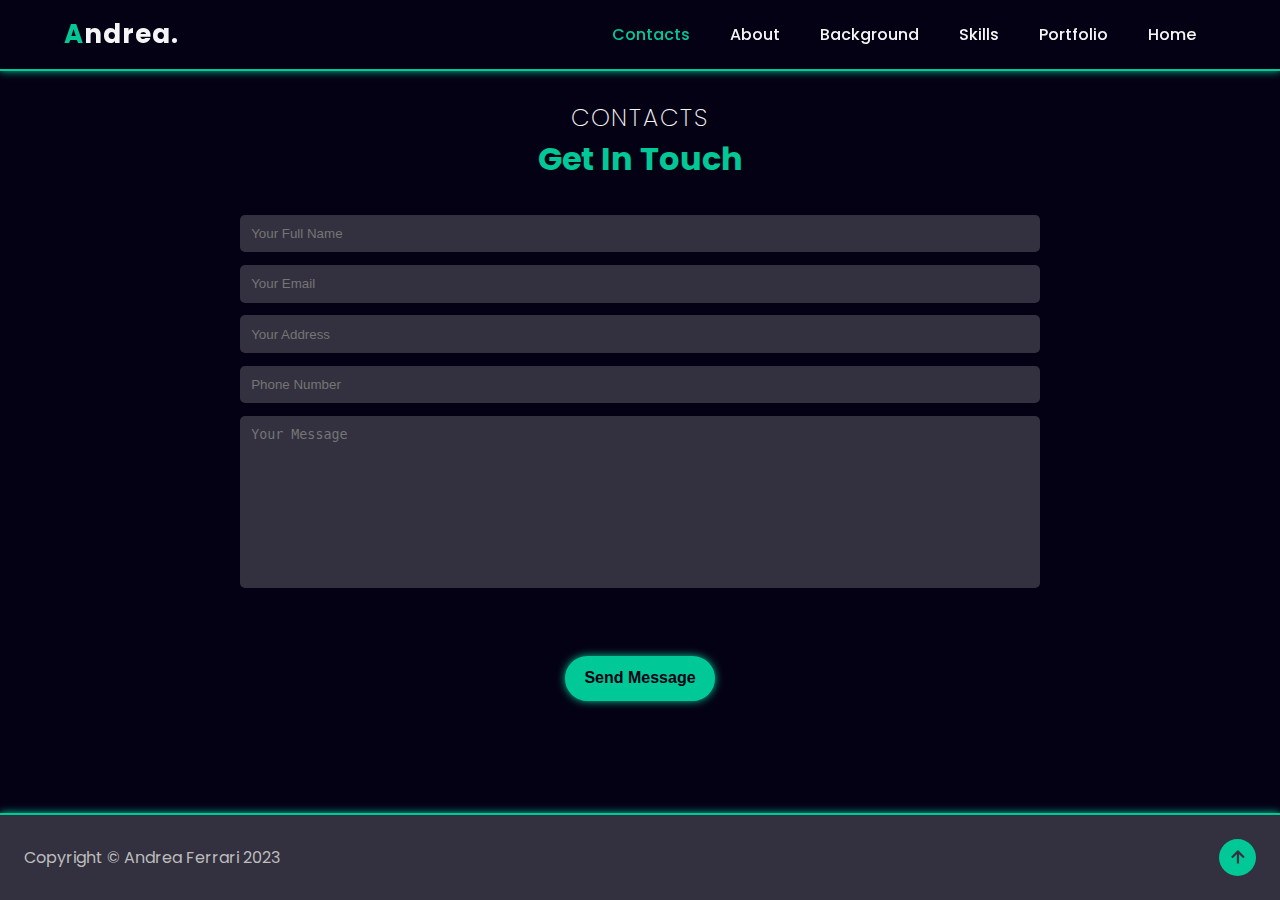
<file: contacts.html>
<!DOCTYPE html>
<html lang="en">
  <head>
    <meta charset="UTF-8" />
    <meta http-equiv="X-UA-Compatible" content="IE=edge" />
    <meta
      name="description"
      content="Portfolio of Andrea Ferrari, contact me to discuss a project or for a chat"
    />
    <meta
      name="keywords"
      content="portfolio, full-stack, developer, contacts"
    />
    <meta name="author" content="Andrea Ferrari" />
    <meta name="viewport" content="width=device-width, initial-scale=1.0" />
    <title>Contacts</title>
    <link rel="icon" type="image/x-icon" href="assets/img/favicon.ico" />
    <meta
      property="og:title"
      content="Contact Andrea Ferrari Full-Stack Developer"
    />
    <meta property="og:type" content="website" />
    <meta
      property="og:url"
      content="https://andreaferrari95.github.io/Portfolio/contacts.html"
    />
    <meta
      property="og:description"
      content="Contact me to enquiry - Andrea Ferrari Full-Stack Developer"
    />
    <meta
      property="og:image"
      content="https://andreaferrari95.github.io/Portfolio/assets/img/project-portfolio.png"
    />
    <link rel="stylesheet" type="text/css" href="assets/css/style.css" />
    <link
      href="https://unpkg.com/boxicons@2.1.4/css/boxicons.min.css"
      rel="stylesheet"
    />
  </head>
  <body>
    <header>
      <div class="logo">
        <a href="index.html"><span>A</span>ndrea.</a>
      </div>
      <ul class="navlist">
        <li><a href="contacts.html">Contacts</a></li>
        <li><a href="index.html#about">About</a></li>
        <li><a href="index.html#background">Background</a></li>
        <li><a href="index.html#skills">Skills</a></li>
        <li><a href="index.html#portfolio">Portfolio</a></li>
        <li><a href="index.html">Home</a></li>
      </ul>
      <div id="menu-icon" class="bx bx-menu"></div>
    </header>

    <section id="contact" class="contact">
      <div class="main-text contact-main">
        <span>Contacts</span>
        <h1>Get In Touch</h1>
      </div>
      <form
        action="https://formsubmit.co/d67534f3c25805bf87dd37665cfa48b2"
        method="POST"
        autocomplete="on"
      >
        <!--  Honeypot-->
        <input type="text" name="_honey" style="display: none" />
        <!--Disable captcha-->
        <input type="hidden" name="_captcha" value="false" />
        <!--link to success page-->
        <input
          type="hidden"
          name="_next"
          value="https://andreaferrari95.github.io/Portfolio/success.html"
        />
        <input
          type="text"
          id="fullName"
          name="Full&nbsp;Name"
          placeholder="Your Full Name"
          required
        />
        <input
          type="email"
          id="email_id"
          name="Email"
          placeholder="Your Email"
          required
        />
        <input
          type="text"
          id="address"
          name="Address"
          placeholder="Your Address"
        />
        <input
          type="number"
          id="phone"
          name="Phone"
          class="no-arrow"
          placeholder="Phone Number"
        />
        <textarea
          name="Message"
          id="message"
          cols="30"
          rows="10"
          placeholder="Your Message"
          required
        ></textarea>

        <div class="btn-box form-btn">
          <button type="submit" class="btn">Send Message</button>
        </div>
      </form>
    </section>

    <footer class="footer contact-footer">
      <p>Copyright &copy; Andrea Ferrari 2023</p>
      <a href="#contact"><i class="bx bx-up-arrow-alt"></i></a>
    </footer>

    <script src="assets/js/script.js" type="text/JavaScript"></script>
  </body>
</html>
</file>
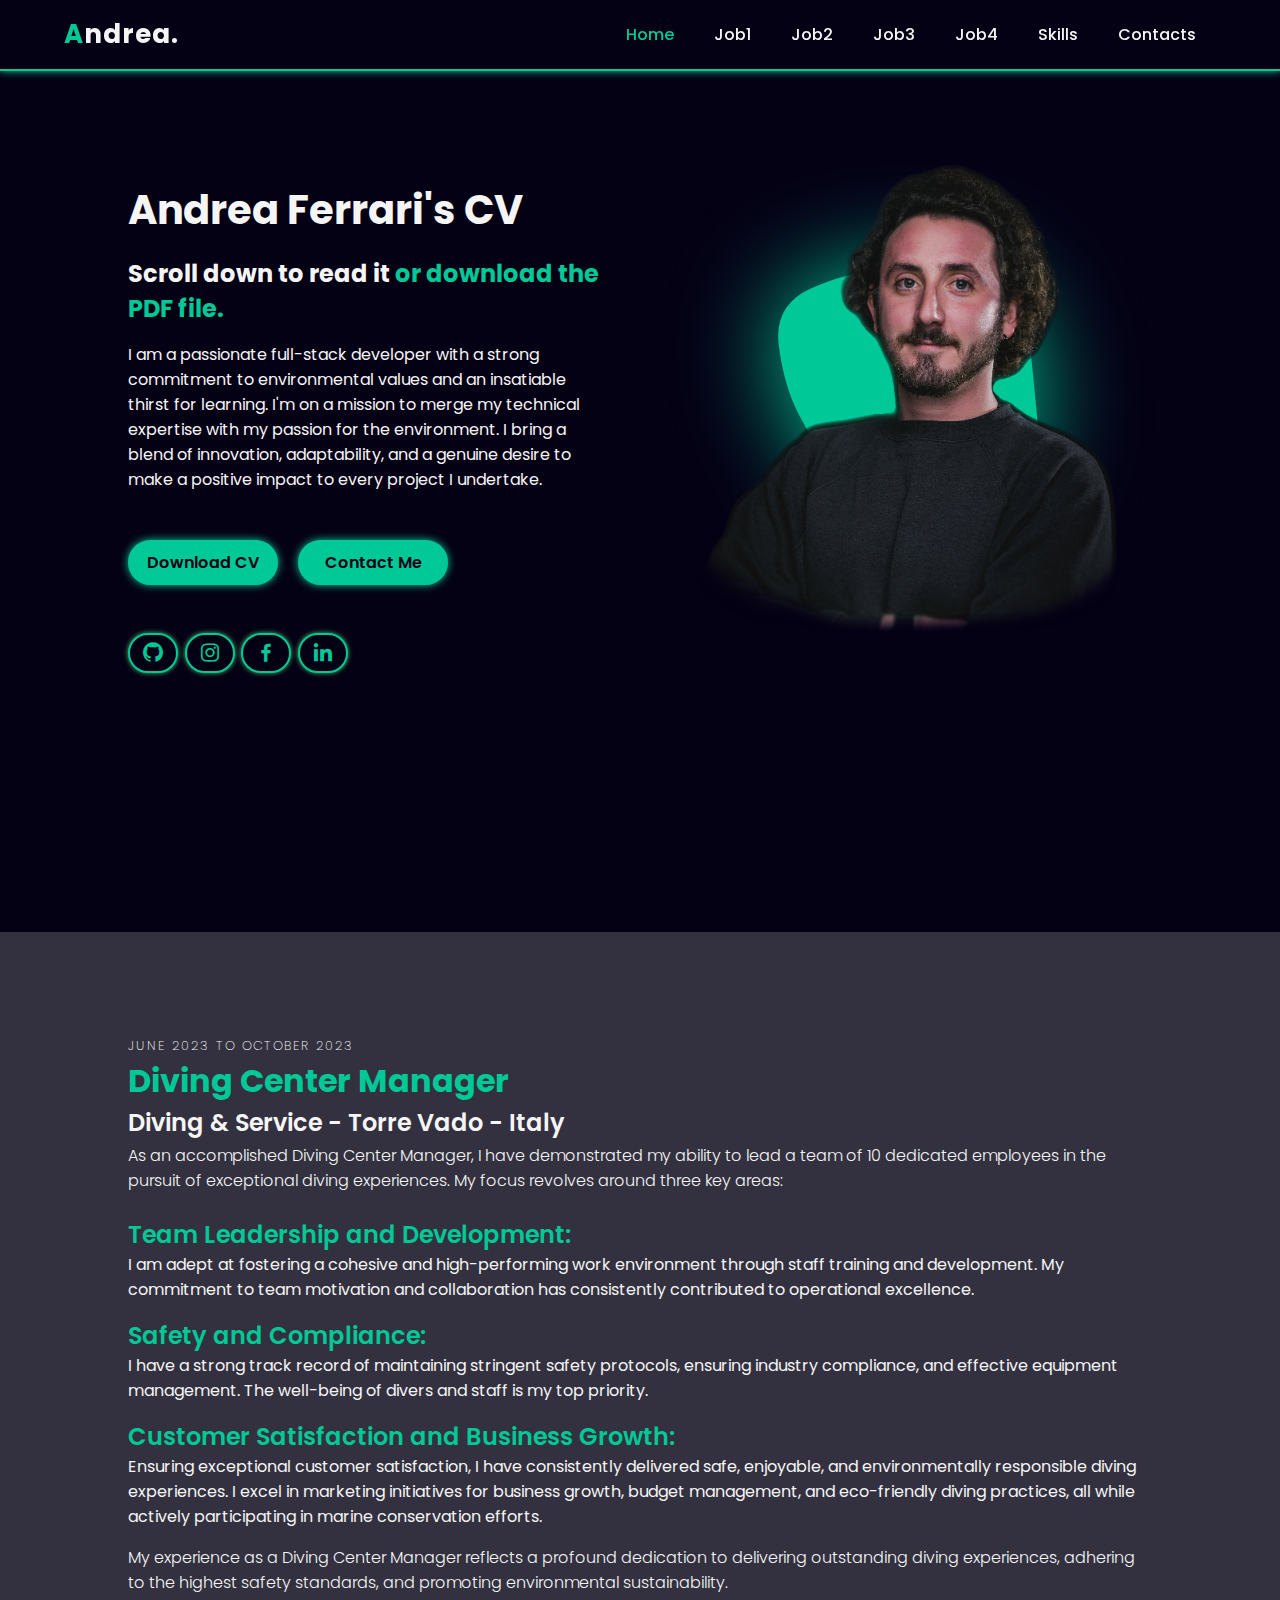
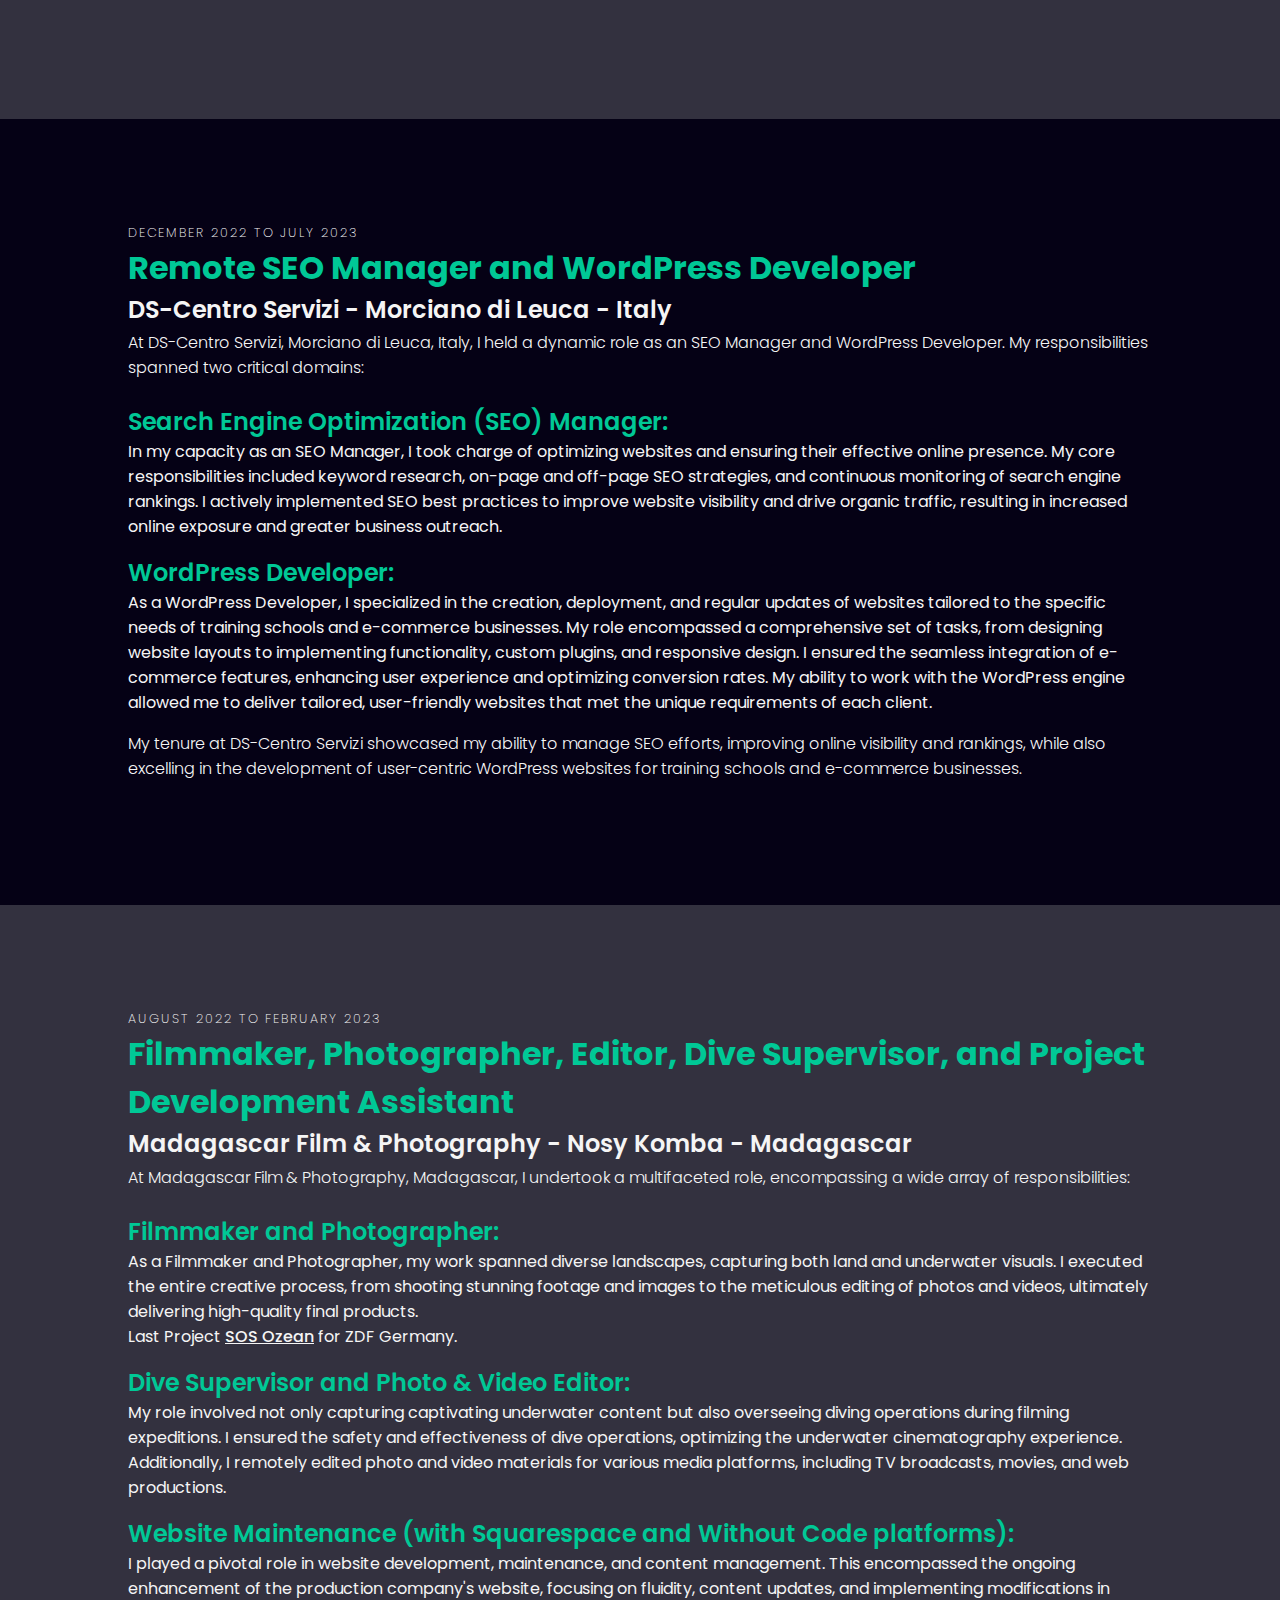
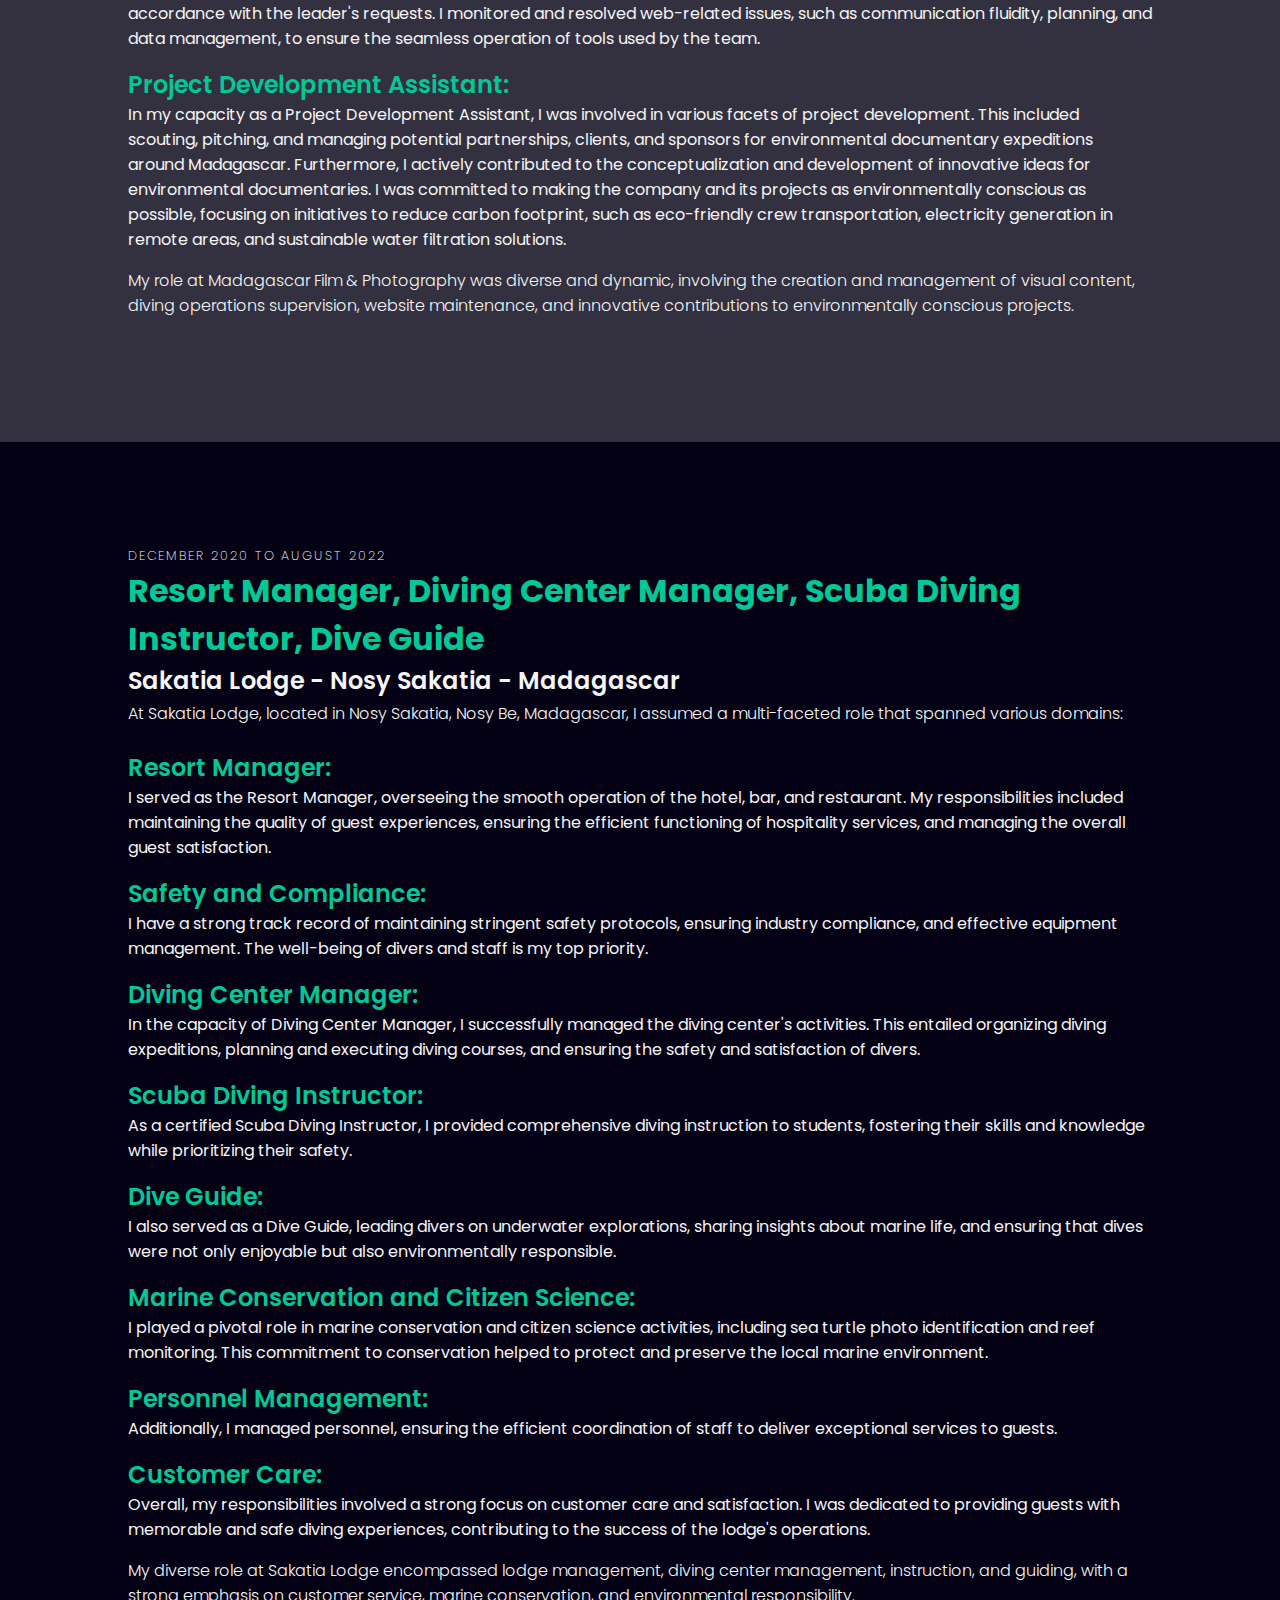
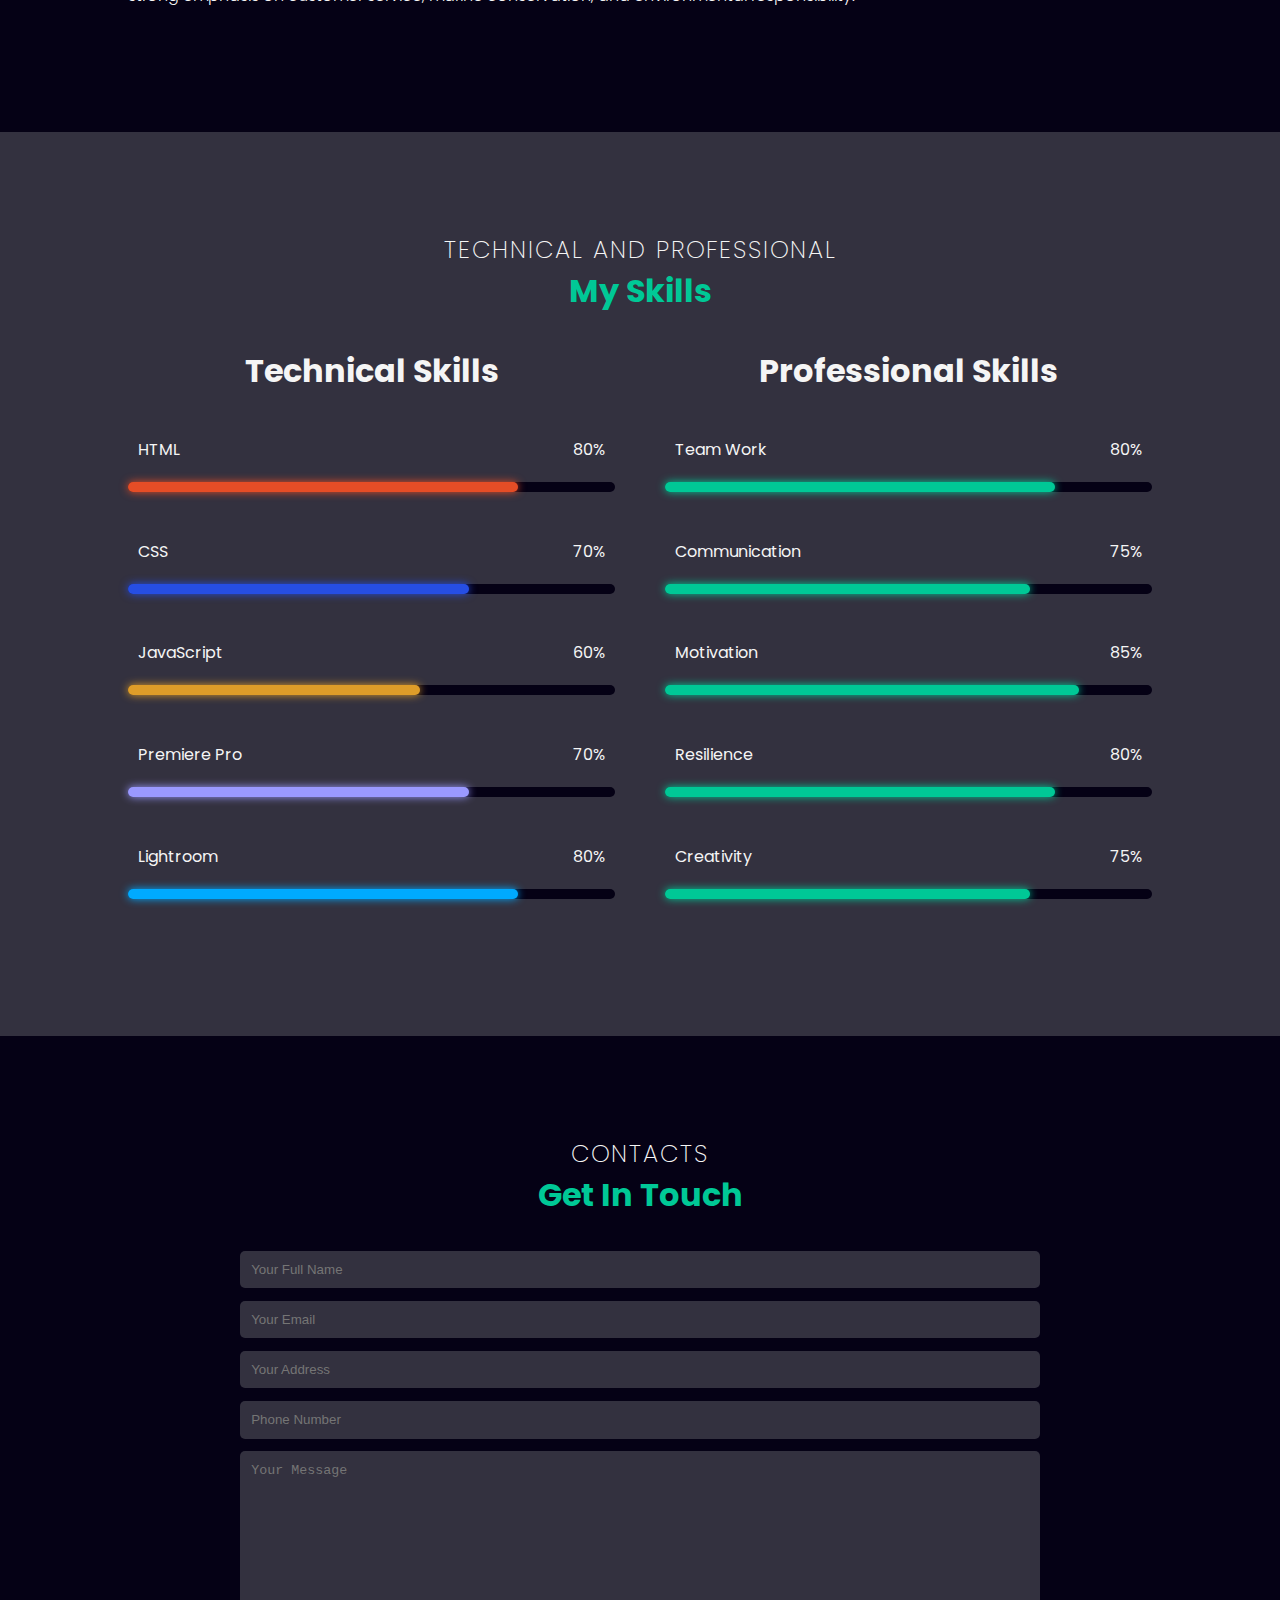
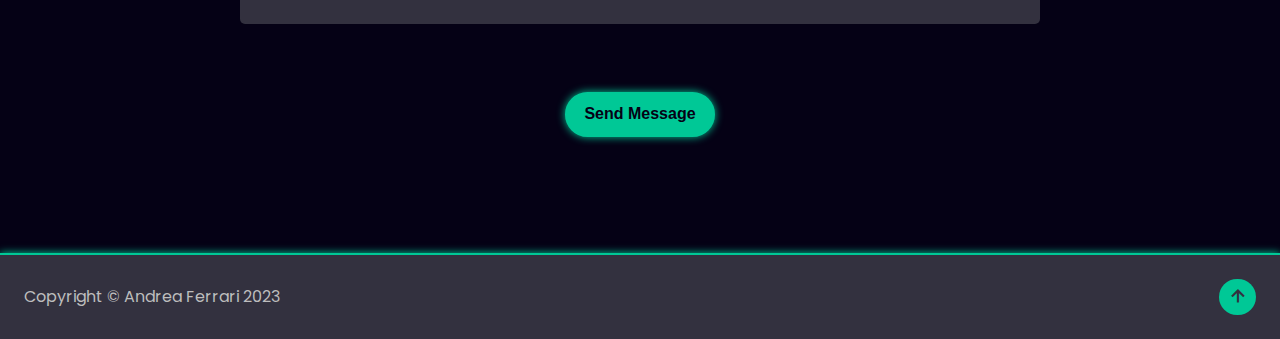
<file: cv.html>
<!DOCTYPE html>
<html lang="en">
  <head>
    <meta charset="UTF-8" />
    <meta http-equiv="X-UA-Compatible" content="IE=edge" />
    <meta
      name="description"
      content="CV of Andrea Ferrari, a Junior Full-Stack Developer from Italy living around the world"
    />
    <meta name="keywords" content="portfolio, full-stack, developer" />
    <meta name="author" content="Andrea Ferrari" />
    <meta name="viewport" content="width=device-width, initial-scale=1.0" />
    <title>Andrea Ferrari CV</title>
    <link rel="icon" type="image/x-icon" href="assets/img/favicon.ico" />
    <meta property="og:title" content="Andrea Ferrari Full-Stack Developer" />
    <meta property="og:type" content="website" />
    <meta
      property="og:url"
      content="https://andreaferrari95.github.io/Portfolio/"
    />
    <meta
      property="og:description"
      content="Visit the Web Developement Portfolio of Andrea Ferrari - Full-Stack"
    />
    <meta
      property="og:image"
      content="https://andreaferrari95.github.io/Portfolio/assets/img/project-portfolio.png"
    />
    <link rel="stylesheet" type="text/css" href="assets/css/style.css" />
    <link
      href="https://unpkg.com/boxicons@2.1.4/css/boxicons.min.css"
      rel="stylesheet"
    />
  </head>
  <body>
    <!--Header Site-->
    <header>
      <div class="logo">
        <a href="index.html"><span>A</span>ndrea.</a>
      </div>
      <ul class="navlist">
        <li><a href="index.html" class="active" target="_blank">Home</a></li>
        <li><a href="#job1">Job1</a></li>
        <li><a href="#job2">Job2</a></li>
        <li><a href="#job3">Job3</a></li>
        <li><a href="#job4">Job4</a></li>
        <li><a href="#skills">Skills</a></li>
        <li><a href="#contact">Contacts</a></li>
      </ul>
      <div id="menu-icon" class="bx bx-menu"></div>
    </header>

    <!--Home CV Section-->

    <section id="home" class="home">
      <div class="home-content-cv">
        <h1>Andrea Ferrari's CV</h1>
        <div class="change-text-cv">
          <h2>
            Scroll down to read it<span>&nbsp;or download the PDF file.</span>
          </h2>
        </div>
        <p>
          I am a passionate full-stack developer with a strong commitment to
          environmental values and an insatiable thirst for learning. I'm on a
          mission to merge my technical expertise with my passion for the
          environment. I bring a blend of innovation, adaptability, and a
          genuine desire to make a positive impact to every project I undertake.
        </p>
        <div class="btn-box">
          <a
            href="assets/CV/Andrea-Ferrari-CV-Feb-2024.pdf"
            target="_blank"
            class="btn"
            >Download CV</a
          >
          <a href="contacts.html" target="_blank" class="btn">Contact Me</a>
        </div>
        <div class="social-media-icons">
          <a href="https://github.com/andreaferrari95" target="_blank"
            ><i class="bx bxl-github"></i
          ></a>
          <a
            href="https://www.instagram.com/andreaferrariunderwater/"
            target="_blank"
            ><i class="bx bxl-instagram"></i
          ></a>
          <a href="https://www.facebook.com/Andrea.ferrari95/" target="_blank"
            ><i class="bx bxl-facebook"></i
          ></a>
          <a
            href="https://www.linkedin.com/in/andrea-ferrari-5b636b266/"
            target="_blank"
            ><i class="bx bxl-linkedin"></i
          ></a>
        </div>
      </div>
      <div class="home-image">
        <div class="img-box">
          <img
            class="photo"
            src="assets/img/andrea-cutout-1.png"
            alt="photo of Andrea Ferrari"
          />
        </div>
        <div class="liquid-shape">
          <img src="assets/img/liquid-shape.svg" />
        </div>
        <div class="liquid-shape">
          <img src="assets/img/liquid-shape.svg" />
        </div>
      </div>
    </section>

    <!--Job 1 Sections-->

    <section id="job1" class="cv">
      <div class="cv-content">
        <span>June 2023 to October 2023</span>
        <h2>Diving Center Manager</h2>
        <h3>Diving &amp; Service - Torre Vado - Italy</h3>
        <p>
          As an accomplished Diving Center Manager, I have demonstrated my
          ability to lead a team of 10 dedicated employees in the pursuit of
          exceptional diving experiences. My focus revolves around three key
          areas:
        </p>
        <ul>
          <li>
            <strong>Team Leadership and Development:</strong><br />
            I am adept at fostering a cohesive and high-performing work
            environment through staff training and development. My commitment to
            team motivation and collaboration has consistently contributed to
            operational excellence.
          </li>
          <li>
            <strong>Safety and Compliance:</strong><br />
            I have a strong track record of maintaining stringent safety
            protocols, ensuring industry compliance, and effective equipment
            management. The well-being of divers and staff is my top priority.
          </li>
          <li>
            <strong>Customer Satisfaction and Business Growth:</strong><br />
            Ensuring exceptional customer satisfaction, I have consistently
            delivered safe, enjoyable, and environmentally responsible diving
            experiences. I excel in marketing initiatives for business growth,
            budget management, and eco-friendly diving practices, all while
            actively participating in marine conservation efforts.
          </li>
        </ul>
        <p>
          My experience as a Diving Center Manager reflects a profound
          dedication to delivering outstanding diving experiences, adhering to
          the highest safety standards, and promoting environmental
          sustainability.
        </p>
      </div>
    </section>

    <!--Job 2 Sections-->

    <section id="job2" class="cv bg-dark">
      <div class="cv-content">
        <span>December 2022 to July 2023</span>
        <h2>Remote SEO Manager and WordPress Developer</h2>
        <h3>DS-Centro Servizi - Morciano di Leuca - Italy</h3>
        <p>
          At DS-Centro Servizi, Morciano di Leuca, Italy, I held a dynamic role
          as an SEO Manager and WordPress Developer. My responsibilities spanned
          two critical domains:
        </p>
        <ul>
          <li>
            <strong>Search Engine Optimization (SEO) Manager:</strong><br />In
            my capacity as an SEO Manager, I took charge of optimizing websites
            and ensuring their effective online presence. My core
            responsibilities included keyword research, on-page and off-page SEO
            strategies, and continuous monitoring of search engine rankings. I
            actively implemented SEO best practices to improve website
            visibility and drive organic traffic, resulting in increased online
            exposure and greater business outreach.
          </li>
          <li>
            <strong>WordPress Developer:</strong><br />As a WordPress Developer,
            I specialized in the creation, deployment, and regular updates of
            websites tailored to the specific needs of training schools and
            e-commerce businesses. My role encompassed a comprehensive set of
            tasks, from designing website layouts to implementing functionality,
            custom plugins, and responsive design. I ensured the seamless
            integration of e-commerce features, enhancing user experience and
            optimizing conversion rates. My ability to work with the WordPress
            engine allowed me to deliver tailored, user-friendly websites that
            met the unique requirements of each client.
          </li>
        </ul>
        <p>
          My tenure at DS-Centro Servizi showcased my ability to manage SEO
          efforts, improving online visibility and rankings, while also
          excelling in the development of user-centric WordPress websites for
          training schools and e-commerce businesses.
        </p>
      </div>
    </section>

    <!--Job 3 Sections-->

    <section id="job3" class="cv">
      <div class="cv-content">
        <span>August 2022 to February 2023</span>
        <h2>
          Filmmaker, Photographer, Editor, Dive Supervisor, and Project
          Development Assistant
        </h2>
        <h3>Madagascar Film &amp; Photography - Nosy Komba - Madagascar</h3>
        <p>
          At Madagascar Film & Photography, Madagascar, I undertook a
          multifaceted role, encompassing a wide array of responsibilities:
        </p>
        <ul>
          <li>
            <strong>Filmmaker and Photographer:</strong><br />
            As a Filmmaker and Photographer, my work spanned diverse landscapes,
            capturing both land and underwater visuals. I executed the entire
            creative process, from shooting stunning footage and images to the
            meticulous editing of photos and videos, ultimately delivering
            high-quality final products. <br />
            Last Project
            <a
              href="https://www.zdf.de/gesellschaft/plan-b/plan-b-sos-ozean-104.html"
              >SOS Ozean</a
            >
            for ZDF Germany.
          </li>
          <li>
            <strong>Dive Supervisor and Photo & Video Editor:</strong><br />
            My role involved not only capturing captivating underwater content
            but also overseeing diving operations during filming expeditions. I
            ensured the safety and effectiveness of dive operations, optimizing
            the underwater cinematography experience. Additionally, I remotely
            edited photo and video materials for various media platforms,
            including TV broadcasts, movies, and web productions.
          </li>
          <li>
            <strong
              >Website Maintenance (with Squarespace and Without Code
              platforms):</strong
            ><br />
            I played a pivotal role in website development, maintenance, and
            content management. This encompassed the ongoing enhancement of the
            production company's website, focusing on fluidity, content updates,
            and implementing modifications in accordance with the leader's
            requests. I monitored and resolved web-related issues, such as
            communication fluidity, planning, and data management, to ensure the
            seamless operation of tools used by the team.
          </li>
          <li>
            <strong>Project Development Assistant:</strong><br />
            In my capacity as a Project Development Assistant, I was involved in
            various facets of project development. This included scouting,
            pitching, and managing potential partnerships, clients, and sponsors
            for environmental documentary expeditions around Madagascar.
            Furthermore, I actively contributed to the conceptualization and
            development of innovative ideas for environmental documentaries. I
            was committed to making the company and its projects as
            environmentally conscious as possible, focusing on initiatives to
            reduce carbon footprint, such as eco-friendly crew transportation,
            electricity generation in remote areas, and sustainable water
            filtration solutions.
          </li>
        </ul>
        <p>
          My role at Madagascar Film & Photography was diverse and dynamic,
          involving the creation and management of visual content, diving
          operations supervision, website maintenance, and innovative
          contributions to environmentally conscious projects.
        </p>
      </div>
    </section>

    <!--Job 4 Sections-->

    <section id="job4" class="cv bg-dark">
      <div class="cv-content">
        <span>December 2020 to August 2022</span>
        <h2>
          Resort Manager, Diving Center Manager, Scuba Diving Instructor, Dive
          Guide
        </h2>
        <h3>Sakatia Lodge - Nosy Sakatia - Madagascar</h3>
        <p>
          At Sakatia Lodge, located in Nosy Sakatia, Nosy Be, Madagascar, I
          assumed a multi-faceted role that spanned various domains:
        </p>
        <ul>
          <li>
            <strong>Resort Manager:</strong><br />
            I served as the Resort Manager, overseeing the smooth operation of
            the hotel, bar, and restaurant. My responsibilities included
            maintaining the quality of guest experiences, ensuring the efficient
            functioning of hospitality services, and managing the overall guest
            satisfaction.
          </li>
          <li>
            <strong>Safety and Compliance:</strong><br />
            I have a strong track record of maintaining stringent safety
            protocols, ensuring industry compliance, and effective equipment
            management. The well-being of divers and staff is my top priority.
          </li>
          <li>
            <strong>Diving Center Manager:</strong><br />
            In the capacity of Diving Center Manager, I successfully managed the
            diving center's activities. This entailed organizing diving
            expeditions, planning and executing diving courses, and ensuring the
            safety and satisfaction of divers.
          </li>
          <li>
            <strong>Scuba Diving Instructor:</strong><br />
            As a certified Scuba Diving Instructor, I provided comprehensive
            diving instruction to students, fostering their skills and knowledge
            while prioritizing their safety.
          </li>
          <li>
            <strong>Dive Guide:</strong><br />
            I also served as a Dive Guide, leading divers on underwater
            explorations, sharing insights about marine life, and ensuring that
            dives were not only enjoyable but also environmentally responsible.
          </li>
          <li>
            <strong>Marine Conservation and Citizen Science:</strong><br />
            I played a pivotal role in marine conservation and citizen science
            activities, including sea turtle photo identification and reef
            monitoring. This commitment to conservation helped to protect and
            preserve the local marine environment.
          </li>
          <li>
            <strong>Personnel Management:</strong><br />
            Additionally, I managed personnel, ensuring the efficient
            coordination of staff to deliver exceptional services to guests.
          </li>
          <li>
            <strong>Customer Care:</strong><br />
            Overall, my responsibilities involved a strong focus on customer
            care and satisfaction. I was dedicated to providing guests with
            memorable and safe diving experiences, contributing to the success
            of the lodge's operations.
          </li>
        </ul>
        <p>
          My diverse role at Sakatia Lodge encompassed lodge management, diving
          center management, instruction, and guiding, with a strong emphasis on
          customer service, marine conservation, and environmental
          responsibility.
        </p>
      </div>
    </section>

    <!-- Skills Section-->

    <section id="skills" class="skills">
      <div class="main-text">
        <span>technical and professional</span>
        <h2>My Skills</h2>
      </div>
      <div class="skill-main">
        <div class="skill-left">
          <h3>Technical Skills</h3>
          <div class="skill-bar">
            <div class="info">
              <p>HTML</p>
              <p>80%</p>
            </div>
            <div class="bar">
              <span class="html"></span>
            </div>
          </div>
          <div class="skill-bar">
            <div class="info">
              <p>CSS</p>
              <p>70%</p>
            </div>
            <div class="bar">
              <span class="css"></span>
            </div>
          </div>
          <div class="skill-bar">
            <div class="info">
              <p>JavaScript</p>
              <p>60%</p>
            </div>
            <div class="bar">
              <span class="javascript"></span>
            </div>
          </div>
          <div class="skill-bar">
            <div class="info">
              <p>Premiere Pro</p>
              <p>70%</p>
            </div>
            <div class="bar">
              <span class="premierepro"></span>
            </div>
          </div>
          <div class="skill-bar">
            <div class="info">
              <p>Lightroom</p>
              <p>80%</p>
            </div>
            <div class="bar">
              <span class="lightroom"></span>
            </div>
          </div>
        </div>

        <!-- Skills Right -->

        <div class="skill-right">
          <h3>Professional Skills</h3>
          <div class="professional-bar">
            <div class="info">
              <p>Team Work</p>
              <p>80%</p>
            </div>
            <div class="bar">
              <span class="team-work"></span>
            </div>
          </div>
          <div class="professional-bar">
            <div class="info">
              <p>Communication</p>
              <p>75%</p>
            </div>
            <div class="bar">
              <span class="communication"></span>
            </div>
          </div>
          <div class="professional-bar">
            <div class="info">
              <p>Motivation</p>
              <p>85%</p>
            </div>
            <div class="bar">
              <span class="motivation"></span>
            </div>
          </div>
          <div class="professional-bar">
            <div class="info">
              <p>Resilience</p>
              <p>80%</p>
            </div>
            <div class="bar">
              <span class="resilience"></span>
            </div>
          </div>
          <div class="professional-bar">
            <div class="info">
              <p>Creativity</p>
              <p>75%</p>
            </div>
            <div class="bar">
              <span class="creativity"></span>
            </div>
          </div>
        </div>
      </div>
    </section>

    <!--Contact-->

    <section id="contact" class="contact">
      <div class="main-text">
        <span>Contacts</span>
        <h2>Get In Touch</h2>
      </div>
      <form
        action="https://formsubmit.co/d67534f3c25805bf87dd37665cfa48b2"
        method="POST"
        autocomplete="on"
      >
        <!--  Honeypot-->
        <input type="text" name="_honey" style="display: none" />
        <!--Disable captcha-->
        <input type="hidden" name="_captcha" value="false" />
        <!--link to success page-->
        <input
          type="hidden"
          name="_next"
          value="https://andreaferrari95.github.io/Portfolio/success.html"
        />
        <input
          type="text"
          id="fullName"
          name="Full&nbsp;Name"
          placeholder="Your Full Name"
          required
        />
        <input
          type="email"
          id="email_id"
          name="Email"
          placeholder="Your Email"
          required
        />
        <input
          type="text"
          id="address"
          name="Address"
          placeholder="Your Address"
        />
        <input
          type="number"
          id="phone"
          name="Phone"
          class="no-arrow"
          placeholder="Phone Number"
        />
        <textarea
          name="Message"
          id="message"
          cols="30"
          rows="10"
          placeholder="Your Message"
          required
        ></textarea>

        <div class="btn-box form-btn">
          <button type="submit" class="btn">Send Message</button>
        </div>
      </form>
    </section>

    <!--  Footer -->

    <footer>
      <p>Copyright &copy; Andrea Ferrari 2023</p>
      <a href="#home"><i class="bx bx-up-arrow-alt"></i></a>
    </footer>
    <script src="assets/js/script.js" type="text/JavaScript"></script>
  </body>
</html>
</file>
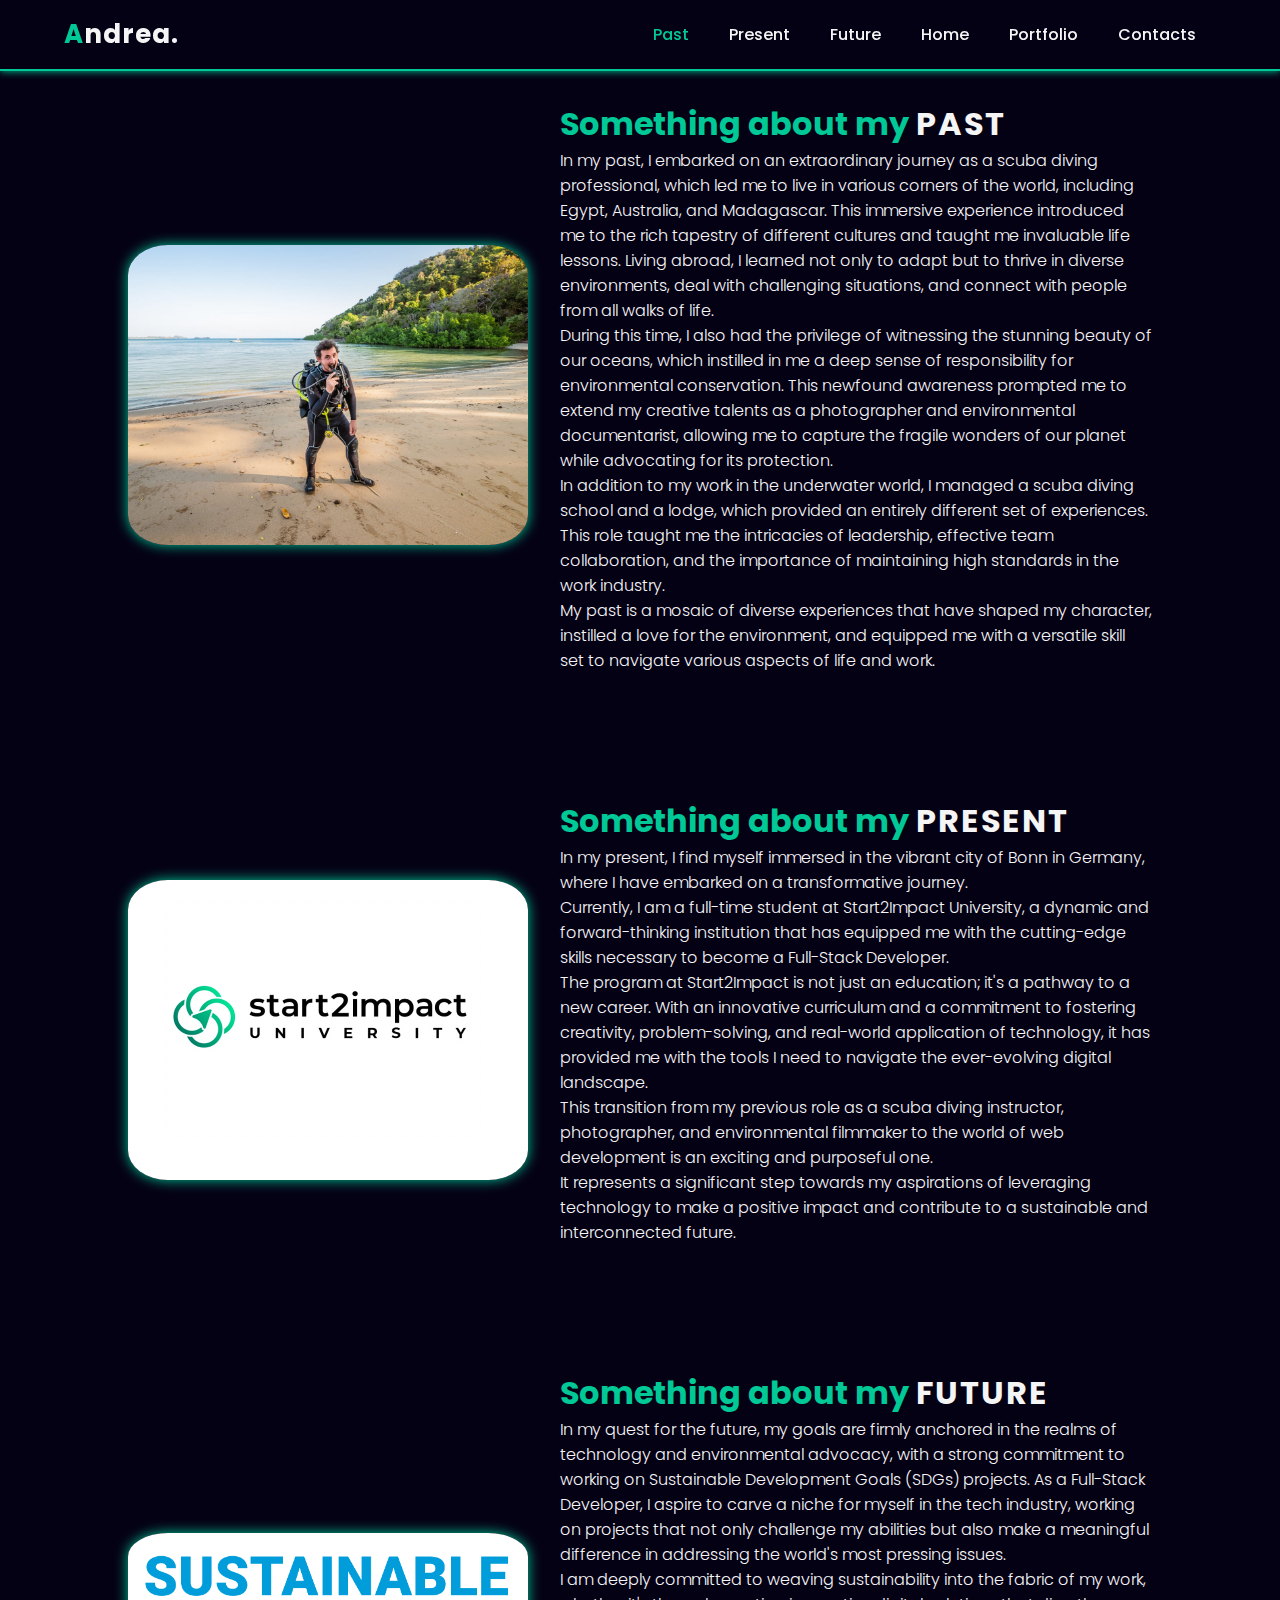
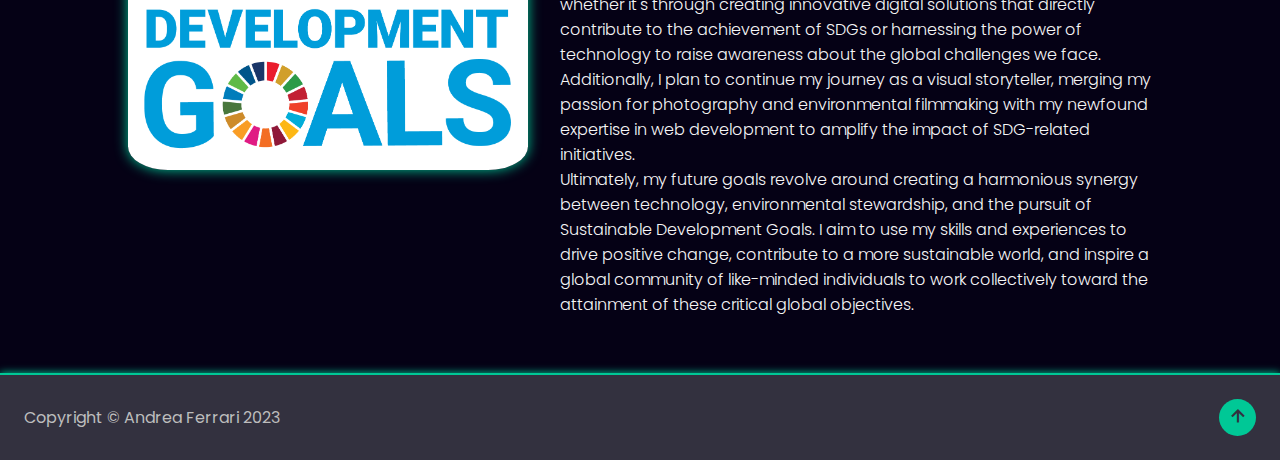
<file: page-ppf.html>
<!DOCTYPE html>
<html lang="en">
<head>
    <meta charset="UTF-8">
    <meta http-equiv="X-UA-Compatible" content="IE=edge">
    <meta name="description" content="Portfolio of Andrea Ferrari - Read a bit more about me!">
    <meta name="keywords" content="portfolio, full-stack, developer">
    <meta name="author" content="Andrea Ferrari">
    <meta name="viewport" content="width=device-width, initial-scale=1.0">
    <title>Past - Present -Future</title>
    <link rel="icon" type="image/x-icon" href="assets/img/favicon.ico">
    <meta property="og:title" content="Andrea Ferrari Full-Stack Developer Story" />
    <meta property="og:type" content="website" />
    <meta property="og:url" content="https://andreaferrari95.github.io/Portfolio/page-ppf.html"/>
    <meta property="og:description" content="Read the Storyof Andrea Ferrari - Full-Stack Developer" />
    <meta property="og:image" content="https://andreaferrari95.github.io/Portfolio/assets/img/project-portfolio.png"/>
    <link rel="stylesheet" type="text/css" href="assets/css/style.css">
    <link href='https://unpkg.com/boxicons@2.1.4/css/boxicons.min.css' rel='stylesheet'>
</head>
<body>
    <header>
        <div class="logo"><a href="index.html"><span>A</span>ndrea.</a></div>
        <ul class="navlist">
            <li><a href="#past" class="active">Past</a></li>
            <li><a href="#present">Present</a></li>
            <li><a href="#future">Future</a></li>
            <li><a href="index.html">Home</a></li>
            <li><a href="index.html#portfolio">Portfolio</a></li>
            <li><a href="contacts.html" target="_blank">Contacts</a></li>
        </ul>
    <div id="menu-icon" class="bx bx-menu"></div>
    </header>
<div id="top"></div>
    <section id="about" class="about page-ppf ppf-first">
        <div id="past" class="img-about">
            <img src="assets/img/andrea-sub.jpg" alt="Photo Andrea Ferrari in scuba equipment">
        </div>
            <div class="about-content">
                <h2>Something about my <span>Past</span></h2>
                    <p>In my past, I embarked on an extraordinary journey as a scuba diving professional, which led me to live in various corners of the world, including Egypt, Australia, and Madagascar. This immersive experience introduced me to the rich tapestry of different cultures and taught me invaluable life lessons. Living abroad, I learned not only to adapt but to thrive in diverse environments, deal with challenging situations, and connect with people from all walks of life. <br>
                        During this time, I also had the privilege of witnessing the stunning beauty of our oceans, which instilled in me a deep sense of responsibility for environmental conservation. This newfound awareness prompted me to extend my creative talents as a photographer and environmental documentarist, allowing me to capture the fragile wonders of our planet while advocating for its protection. <br>
                        In addition to my work in the underwater world, I managed a scuba diving school and a lodge, which provided an entirely different set of experiences. This role taught me the intricacies of leadership, effective team collaboration, and the importance of maintaining high standards in the work industry. <br>
                        My past is a mosaic of diverse experiences that have shaped my character, instilled a love for the environment, and equipped me with a versatile skill set to navigate various aspects of life and work.
                    </p>
            </div>
    </section>

    <section id="about" class="about page-ppf">
        <div id="present" class="img-about">
            <img src="assets/img/start2impact-logo.png" alt="logo start 2 impact">
        </div>
        <div class="about-content">
            <h2>Something about my <span>Present</span></h2>
                <p>In my present, I find myself immersed in the vibrant city of Bonn in Germany, where I have embarked on a transformative journey. <br> 
                    Currently, I am a full-time student at Start2Impact University, a dynamic and forward-thinking institution that has equipped me with the cutting-edge skills necessary to become a Full-Stack Developer. <br> 
                    The program at Start2Impact is not just an education; it's a pathway to a new career. With an innovative curriculum and a commitment to fostering creativity, problem-solving, and real-world application of technology, it has provided me with the tools I need to navigate the ever-evolving digital landscape. <br> 
                    This transition from my previous role as a scuba diving instructor, photographer, and environmental filmmaker to the world of web development is an exciting and purposeful one. <br> It represents a significant step towards my aspirations of leveraging technology to make a positive impact and contribute to a sustainable and interconnected future.
                </p>
        </div>
    </section>

    <section id="about" class="about page-ppf ppf-last">
        <div id="future" class="img-about">
            <img src="assets/img/E_SDG_logo_without_UN_emblem_Square_WEB.png.png" alt="logo Sustainable developement goals 2023">
        </div>
        <div class="about-content">
            <h2>Something about my <span>Future</span></h2>
                <p>In my quest for the future, my goals are firmly anchored in the realms of technology and environmental advocacy, with a strong commitment to working on Sustainable Development Goals (SDGs) projects. As a Full-Stack Developer, I aspire to carve a niche for myself in the tech industry, working on projects that not only challenge my abilities but also make a meaningful difference in addressing the world's most pressing issues. <br>
                    I am deeply committed to weaving sustainability into the fabric of my work, whether it's through creating innovative digital solutions that directly contribute to the achievement of SDGs or harnessing the power of technology to raise awareness about the global challenges we face. <br>
                    Additionally, I plan to continue my journey as a visual storyteller, merging my passion for photography and environmental filmmaking with my newfound expertise in web development to amplify the impact of SDG-related initiatives. <br>
                    Ultimately, my future goals revolve around creating a harmonious synergy between technology, environmental stewardship, and the pursuit of Sustainable Development Goals. I aim to use my skills and experiences to drive positive change, contribute to a more sustainable world, and inspire a global community of like-minded individuals to work collectively toward the attainment of these critical global objectives.
                </p>
        </div>
    </section>

    <footer>
        <p>Copyright &copy; Andrea Ferrari 2023</p>
        <a href="#top"><i class='bx bx-up-arrow-alt' ></i></a>
     </footer>

    <script src="assets/js/script.js" type="text/JavaScript"></script>
</body>
</html>
</file>
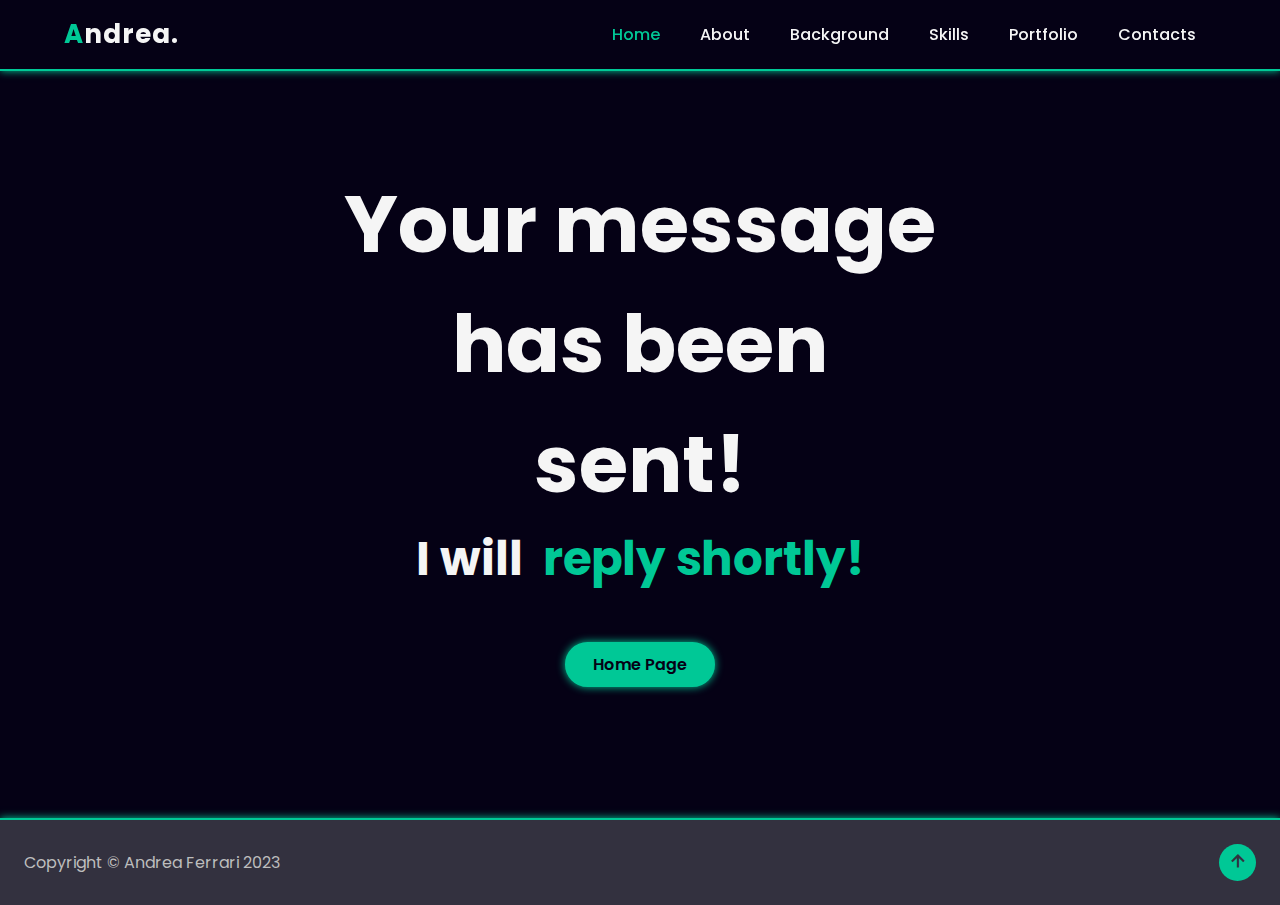
<file: success.html>
<!DOCTYPE html>
<html lang="en">
<head>
    <meta charset="UTF-8">
    <meta http-equiv="X-UA-Compatible" content="IE=edge">
    <meta name="description" content="Portfolio of Andrea Ferrari, Success page after sending an email">
    <meta name="keywords" content="portfolio, full-stack, developer">
    <meta name="author" content="Andrea Ferrari">
    <meta name="viewport" content="width=device-width, initial-scale=1.0">
    <title>Success!</title>
    <link rel="icon" type="image/x-icon" href="assets/img/favicon.ico">
    <link rel="stylesheet" type="text/css" href="assets/css/style.css">
    <link href='https://unpkg.com/boxicons@2.1.4/css/boxicons.min.css' rel='stylesheet'>
</head>
<body>
    <header>
        <div class="logo"><a href="index.html"><span>A</span>ndrea.</a></div>
        <ul class="navlist">
            <li><a href="index.html">Home</a></li>
            <li><a href="index.html#about">About</a></li>
            <li><a href="index.html#background">Background</a></li>
            <li><a href="index.html#skills">Skills</a></li>
            <li><a href="index.html#portfolio">Portfolio</a></li>
            <li><a href="contacts.html">Contacts</a></li>
        </ul>
    <div id="menu-icon" class="bx bx-menu"></div>
    </header>

    <section id="success" class="success">
        <div class="success-content">
            <h1>Your message has been sent!</h1>
            <div class="text-success">
                <h3>I will<span>&nbsp; reply shortly!</span></h3>
            </div>
            <div class="btn-box background-btn">
                <a href="index.html" class="btn">Home Page</a>
            </div>
    </section>

    <footer>
        <p>Copyright &copy; Andrea Ferrari 2023</p>
        <a href="#home"><i class='bx bx-up-arrow-alt' ></i></a>
     </footer>

    <script src="assets/js/script.js" type="text/JavaScript"></script>
</body>
</html>
</file>
<file: assets/css/style.css>
@import url('https://fonts.googleapis.com/css2?family=Poppins:wght@100;200;300;400;500;600;700;800;900&family=UnifrakturMaguntia&display=swap');

html {
    /* For Firefox */
    overflow-y: scroll;
    scrollbar-color: var(--hover-color) var(--secon-bg-color);
    scrollbar-width: thin;
}

* {
    padding: 0;
    margin: 0;
    box-sizing: border-box;
    list-style: none;
    scroll-behavior: smooth;
    text-decoration: none;
}

:root {
    --text-color: #f5f5f5;
    --hover-color: #00C896;
    --bg-color: #050115;
    --secon-bg-color: #33313F;
    --big-font: 2.5rem;
    --normal-font: 2rem;
    --neon-box-shadow: 0 0 .5rem #00c896;
    --h2-font: 3rem;
    --font-neon-text-shadow: 0 0 10px rgba(0, 200, 150, 0.3),
        0 0 20px rgba(70, 200, 150, 0.3),
        0 0 30px rgba(0, 200, 150, 0.3),
        0 0 40px rgba(0, 200, 150, 0.3),
        0 0 70px rgba(0, 200, 150, 0.3),
        0 0 80px rgba(0, 200, 150, 0.3),
        0 0 100px rgba(0, 200, 150, 0.3),
        0 0 150px rgba(0, 200, 150, 0.3);

    --html-bar-color: #e54d26;
    --neon-box-shadow-html: 0 0 .5rem #e54d26;

    --css-bar-color: #264ee4;
    --neon-box-shadow-css: 0 0 .5rem #264ee4;

    --js-bar-color: #de9d29;
    --neon-box-shadow-js: 0 0 .5rem #de9d29;

    --pr-bar-color: #9a99ff;
    --neon-box-shadow-pr: 0 0 .5rem #9a99ff;

    --ltr-bar-color: #00aaff;
    --neon-box-shadow-ltr: 0 0 .5rem #00aaff;
}

body {
    font-family: "Poppins", sans-serif;
    background-color: var(--bg-color);
    color: var(--text-color);
}

header {
    position: fixed;
    top: 0;
    left: 0;
    width: 100%;
    display: flex;
    align-items: center;
    justify-content: space-between;
    width: 100%;
    padding: 15px 5%;
    z-index: 1000;
    border-bottom: 2px solid var(--hover-color);
    box-shadow: var(--neon-box-shadow);
    background: var(--bg-color);
}

.logo {
    font-size: 26px;
    font-weight: 700;
    letter-spacing: 1px;
}

.logo a {
    color: inherit;
}

span {
    color: var(--hover-color);
}

.navlist {
    display: flex;
}

.navlist a {
    color: var(--text-color);
    font-weight: 500;
    padding: 10px 20px;
}

.navlist a:hover {
    color: var(--hover-color);
    text-shadow: 0 0 10px rgba(0, 200, 150, 0.6),
        0 0 20px rgba(0, 200, 150, 0.6),
        0 0 30px rgba(0, 200, 150, 0.6),
        0 0 40px rgba(0, 200, 150, 0.6),
        0 0 70px rgba(0, 200, 150, 0.6),
        0 0 80px rgba(0, 200, 150, 0.6),
        0 0 100px rgba(0, 200, 150, 0.6),
        0 0 150px rgba(0, 200, 150, 0.6);
}

.navlist a.active {
    color: var(--hover-color);
}

#menu-icon {
    font-size: 1.8rem;
    z-index: 10001;
    cursor: pointer;
    margin-left: 25px;
    background: var(--hover-color);
    border-radius: 3px;
    color: var(--secon-bg-color);
    display: none;
}

section {
    padding: 100px 10%;
}

.home {
    min-height: 100vh;
    height: 100%;
    width: 100%;
    display: grid;
    grid-template-columns: repeat(2, 1fr);
    grid-gap: 4em;
    margin-top: 2rem;
}

.home-content {
    max-width: 600px;
    margin-top: 3rem;
}

.home-content h2 {
    font-size: var(--big-font);
    font-weight: 700;
}

.change-text {
    font-size: 1.5rem;
    font-weight: 600;
}

.change-text h3 {
    display: inline;
    vertical-align: top;
}

.home-content p {
    color: #bdbdbd;
    line-height: 1.6;
}

.btn-box {
    display: flex;
    justify-content: space-between;
    width: 320px;
    height: 45px;
    margin-top: 3rem;
}

.btn-box .btn {
    display: inline-flex;
    justify-content: center;
    align-items: center;
    width: 150px;
    height: 100%;
    background: var(--hover-color);
    color: var(--bg-color);
    font-size: 1rem;
    font-weight: 600;
    transition: .6s;
    box-shadow: var(--neon-box-shadow);
    border-radius: 25px;
    position: relative;
    overflow: hidden;
    z-index: 1;
    border: 2px solid var(--hover-color);
}

.btn:hover {
    color: var(--hover-color);
}

.btn::before {
    content: "";
    position: absolute;
    top: 0;
    left: 0;
    background: var(--bg-color);
    width: 0;
    height: 100%;
    z-index: -1;
    transition: .6s;
}

.btn:hover::before {
    width: 100%;
}

.social-media-icons {
    margin-top: 3rem;
    display: flex;
    justify-content: space-between;
    width: 220px;
    height: 40px;
}

.social-media-icons a {
    display: inline-flex;
    width: 50px;
    height: 100%;
    justify-content: center;
    align-items: center;
    background: var(--bg-color);
    color: var(--hover-color);
    border: 2px solid var(--hover-color);
    transition: .6s;
    box-shadow: 0 0 0.3rem #4fbc68;
    border-radius: 25px;
    position: relative;
    z-index: 1;
    overflow: hidden;
}

.social-media-icons a i {
    font-size: 1.5rem;
}

.social-media-icons a:hover {
    color: var(--bg-color);
}

.social-media-icons a::before {
    content: "";
    position: absolute;
    left: 0;
    top: 0;
    width: 0;
    height: 100%;
    background: var(--hover-color);
    transition: .6s;
    z-index: -1;
}

.social-media-icons a:hover::before {
    width: 100%;
}

.home-image {
    position: relative;
    margin-top: 2rem;
}

.img-box {
    text-align: center;
    position: relative;
}

.photo {
    width: 100%;
    max-width: 500px;


}

.liquid-shape {
    position: absolute;
    width: 70%;
    height: 70%;
    z-index: -1;
    top: 8%;
    left: 15%;
}

.liquid-shape:nth-child(2) {
    filter: blur(50px);
}

/* About Section CSS -----------------*/
.about {
    display: flex;
    justify-content: center;
    align-items: center;
    grid-gap: 2em;
    background: var(--secon-bg-color);
    height: fit-content;
}

.about .img-about {
    text-align: center;
    position: relative;
}

.about .img-about img {
    max-width: 400px;
    height: auto;
    border-radius: 10%;
    box-shadow: 0 0 0.8rem #00C896;
}

.about-content span {
    color: #f5f5f5;
    font-size: .8rem;
    font-weight: 200;
    letter-spacing: 2px;
    text-transform: uppercase;
}

.about-content h2 {
    color: var(--hover-color);
    font-weight: 700;
    font-size: var(--normal-font);
}

.about-content h3 {
    font-weight: 600;
    font-size: 1.5rem;
    margin-bottom: .2rem;
}

.about-content p {
    color: #f5f5f5;
    font-weight: 300;
    margin-bottom: 1.5rem;

}



/* Background Section ---------*/
.main-text {
    width: 100%;
    text-align: center;
    margin-bottom: 2rem;
    color: var(--hover-color);
}

.main-text h2 {
    font-weight: 700;
    font-size: var(--normal-font);
}

.main-text span {
    color: #f5f5f5;
    font-size: 1.5rem;
    font-weight: 200;
    letter-spacing: 2px;
    text-transform: uppercase;
}

.section-background {
    display: flex;
    justify-content: center;
    flex-wrap: wrap;
    grid-gap: 2rem;
}

.section-background .background-box {
    flex: 1 1 18rem;
    padding: 2rem 1rem 2rem;
    text-align: center;
    background: var(--secon-bg-color);
    transition: transform .4s;
    border-radius: 10px;
}

.background-btn {
    width: auto;
    justify-content: center;
}

.background-box:hover {
    transform: translateY(-.7rem);
}

.background-icon {
    border: 2px solid var(--hover-color);
    padding: 2rem;
    background: var(--bg-color);
    display: flex;
    align-items: center;
    font-size: 2rem;
    border-radius: 50%;
    position: relative;
    color: var(--hover-color);
    box-shadow: var(--neon-box-shadow);
    outline: 3px solid var(--bg-color);
}

.background-box h3 {
    margin-top: 10px;
    font-size: 1.5rem;
}

.background-box p {
    margin: .5rem 0 1.5rem 0;
    font-weight: 300;
    letter-spacing: 1px;
    color: #bdbdbd;
    line-height: 1.6;
}

/* Skills Left Section ---------*/
.skills {
    background: var(--secon-bg-color);
}

.skill-main {
    width: 100%;
    display: grid;
    grid-template-columns: repeat(2, 1fr);
    grid-row-gap: 30px;
    grid-column-gap: 50px;
}

.skill-bar {
    margin-bottom: 2.3rem;
}

.skill-main h3 {
    margin-bottom: 2rem;
    font-size: var(--normal-font);
    text-align: center;
}

.skill-left .skill-bar .info {
    display: flex;
    justify-content: space-between;
    align-items: center;
    padding: 10px;
}

.skill-left .skill-bar .bar {
    width: 100%;
    height: 10px;
    background-color: var(--bg-color);
    border-radius: 25px;
    margin-top: 10px;
    position: relative;
}

.skill-bar .bar span {
    width: 50%;
    height: 100%;
    position: absolute;
    left: 0;
    border-radius: 25px;
}

.skill-bar .bar .html {
    width: 80%;
    background: var(--html-bar-color);
    box-shadow: var(--neon-box-shadow-html);
    animation: html 2.5s;
}

.skill-bar .bar .css {
    width: 70%;
    background: var(--css-bar-color);
    box-shadow: var(--neon-box-shadow-css);
    animation: css 2s;
}

.skill-bar .bar .javascript {
    width: 60%;
    background: var(--js-bar-color);
    box-shadow: var(--neon-box-shadow-js);
    animation: javascript 2s;
}

.skill-bar .bar .premierepro {
    width: 70%;
    background: var(--pr-bar-color);
    box-shadow: var(--neon-box-shadow-pr);
    animation: premierepro 3.5s;
}

.skill-bar .bar .lightroom {
    width: 80%;
    background: var(--ltr-bar-color);
    box-shadow: var(--neon-box-shadow-ltr);
    animation: lightroom 4s;
}

/* Skills Right Section ---------*/
.professional-bar {
    margin-bottom: 2.3rem;
}

.skill-main h3 {
    margin-bottom: 2rem;
    font-size: var(--normal-font);
    text-align: center;
}

.skill-right .professional-bar .info {
    display: flex;
    justify-content: space-between;
    align-items: center;
    padding: 10px;
}

.skill-right .professional-bar .bar {
    width: 100%;
    height: 10px;
    background-color: var(--bg-color);
    border-radius: 25px;
    margin-top: 10px;
    position: relative;
}

.professional-bar .bar span {
    width: 50%;
    height: 100%;
    position: absolute;
    left: 0;
    border-radius: 25px;
}

.professional-bar .bar .team-work {
    width: 80%;
    background: var(--hover-color);
    box-shadow: var(--neon-box-shadow);
    animation: team-work 2.5s;
}

.professional-bar .bar .communication {
    width: 75%;
    background: var(--hover-color);
    box-shadow: var(--neon-box-shadow);
    animation: communication 3s;
}

.professional-bar .bar .motivation {
    width: 85%;
    background: var(--hover-color);
    box-shadow: var(--neon-box-shadow);
    animation: motivation 3.5s;
}

.professional-bar .bar .resilience {
    width: 80%;
    background: var(--hover-color);
    box-shadow: var(--neon-box-shadow);
    animation: resilience 3s;
}

.professional-bar .bar .creativity {
    width: 75%;
    background: var(--hover-color);
    box-shadow: var(--neon-box-shadow);
    animation: creativity 3s;
}

/*Portfolio Section*/

.portfolio-gallery {
    display: grid;
    grid-template-columns: repeat(auto-fill, minmax(350px, 1fr));
    gap: 2rem;
}

.port-box {
    position: relative;
    border-radius: 15px;
    overflow: hidden;
    background: #292e33;
    display: flex;
    grid-template-columns: 1fr auto;
    align-items: center;
    border: 2px solid var(--hover-color);
    box-shadow: var(--neon-box-shadow);
}

.port-image {
    display: flex;
    align-items: center;
    justify-content: center;
    height: 100%;
    width: 100%;
}

.port-image img {
    width: 100%;
    opacity: .5s;
    height: 100%;
    transition: .5s;
}

.port-content {
    position: absolute;
    bottom: 0;
    left: 0;
    width: 100%;
    height: 100%;
    background: linear-gradient(rgba(0, 0, 0, .8), #00C896);
    display: flex;
    align-items: center;
    justify-content: center;
    flex-direction: column;
    text-align: center;
    transition: .5s;
    padding: 0.2rem;
    opacity: 0;
}

.port-box:hover .port-content {
    opacity: 1;
}

.port-box:hover .port-image img {
    transform: scale(1.1);
}

.port-content h3 {
    font-size: 1.5rem;
    font-weight: 600;
}

.port-content p {
    font-size: .8rem;
    margin: 5px 0 15px 0;
}

.port-content a {
    background: #fff;
    border-radius: 50%;
    display: inline-flex;
    justify-content: center;
    align-items: center;
    margin: .5rem;
    width: 40px;
    height: 40px;
    border: 1px solid var(--hover-color);
    outline: 2px solid #fff;
}

.port-content a i {
    font-size: 1.3rem;
    color: var(--secon-bg-color);
}

/* CSS Contacts ------*/


.contact {
    width: 100%;
}

.contact form {
    text-align: center;
    max-width: 50rem;
    margin: 1rem auto;
    margin-bottom: 1rem;
    height: 100%;
}

.contact-main h1 {
    font-size: 2rem;
}

.contact form input,
.contact form textarea {
    width: 100%;
    color: var(--text-color);
    background: var(--secon-bg-color);
    margin-bottom: .8rem;
    border: none;
    border-radius: 5px;
    padding: .7rem;
}

.contact form textarea {
    resize: none;
}

.form-btn {
    display: flex;
    justify-content: center;
    width: 100%;
}

.form-btn .btn {
    cursor: pointer;
    font-size: 1rem;
}

.no-arrow::-webkit-inner-spin-button {
    display: none;
}

.no-arrow::-webkit-outer-spin-button,
.no-arrow::-webkit-inner-spin-button {
    -webkit-appearance: none;
    margin: 0;
}

input[type=number] {
    -moz-appearance: textfield;
    appearance: textfield;
}

/*---Footer---*/

footer {
    padding: 1.5rem;
    display: flex;
    align-items: center;
    justify-content: space-between;
    background: var(--secon-bg-color);
    border-top: 2px solid var(--hover-color);
    box-shadow: var(--neon-box-shadow);

}

footer p {
    color: #bdbdbd;
}

footer a {
    display: inline-flex;
    justify-content: center;
    color: var(--text-color);
    background: var(--hover-color);
    padding: .4rem;
    border-radius: 25px;
}

footer a {
    font-size: 1.5rem;
    color: var(--secon-bg-color);
}

/*------Scrollbar----*/

::-webkit-scrollbar {
    height: 0;
    width: .5rem;
}

::-webkit-scrollbar-track {
    background: var(--secon-bg-color);
}

::-webkit-scrollbar-thumb {
    background: var(--hover-color);
    border-radius: 5rem;
}

/*css success*/

.success {
    min-height: 90vh;
    height: 100%;
    width: 100%;
    display: flex;
    justify-content: center;
    align-items: center;
    text-align: center;
    margin-top: .5rem;
}

.success-content {
    max-width: 600px;
    margin-top: 1.5rem;
    font-size: 2.5rem;
}

/*---page-ppf*/

.page-ppf {
    background: var(--bg-color);
    padding-bottom: 0;
}

.ppf-last {
    padding-bottom: 2rem;
}

.page-ppf span {
    color: var(--text-color);
    font-weight: 700;
    font-size: var(--normal-font);
}

/*-----------CV page-------*/

.home-content-cv {
    max-width: 600px;
    margin-top: 3rem;
}

.home-content-cv h1 {
    font-size: var(--big-font);
    font-weight: 700;
}

.change-text-cv {
    font-weight: 600;
    margin-bottom: 1rem;
    margin-top: 1rem;
}

/* CV section */

.cv {
    display: flex;
    justify-content: center;
    align-items: center;
    grid-gap: 2em;
    background: var(--secon-bg-color);
}

.bg-dark {
    background: var(--bg-color);
    flex-direction: row-reverse;
}

.cv-content span {
    color: #f5f5f5;
    font-size: .8rem;
    font-weight: 200;
    letter-spacing: 2px;
    text-transform: uppercase;
}

.cv-content h2 {
    color: var(--hover-color);
    font-weight: 700;
    font-size: var(--normal-font);
}

.cv-content h3 {
    font-weight: 600;
    font-size: 1.5rem;
    margin-bottom: .2rem;
}

.cv-content p {
    color: #f5f5f5;
    font-weight: 300;
    margin-bottom: 1.5rem;

}

.cv-content a {
    color: var(--text-color);
    font-weight: 500;
    text-decoration: underline;
}

.cv-content strong {
    color: var(--hover-color);
    font-size: 1.5rem;
    font-weight: 600;
}

.cv-content li {
    padding-bottom: 1rem;
}

.contact-footer {
    margin-top: 2rem;
    position: absolute;
    bottom: 0;
    width: 100%;
}

/* ----- Responsiveness-----*/

@media (max-width:992px) {
    header {
        padding: 15px 5%;
    }

    footer {
        padding: 15px 5%;
    }

    section {
        padding: 50px 5%;
    }

    .navlist a {
        padding: 8px 15px;
    }

    :root {
        --big-font: 2.2rem;
        --normal-font: 1.8rem;
        --neon-box-shadow: 0 0 .8rem #00C896;
        --h2-font: 3rem;
    }

    .home {
        min-height: 55vh;
    }

    .home-content {
        margin-top: 3rem;
    }

    .home-image {
        margin-top: 3rem;
    }

    .social-media-icons {
        margin-top: 2rem;
    }

    .contact {
        margin-top: 3rem;
    }

    .success-content {
        font-size: 2rem;
    }

    .ppf-first {
        margin-top: 3rem;
    }
}

@media (max-width:768px) {
    header .logo {
        z-index: 1000;
    }

    header {
        box-shadow: none;
        border: none;
        background: var(--bg-color);
    }

    #menu-icon {
        display: block;
        transition: all .4s ease;
    }

    #menu-icon.bx-x {
        transform: rotate(-180deg);
    }

    .navlist {
        display: flex;
        position: absolute;
        top: -1000px;
        right: 0;
        left: 0;
        flex-direction: column;
        background: var(--bg-color);
        text-align: left;
        padding: 0 5%;
        transition: all .45s ease;
    }

    .navlist a {
        display: block;
        padding-bottom: 1rem;
        font-size: 1rem;
    }

    .navlist.open {
        top: 100%;
    }

    .home {
        grid-template-columns: 1fr;
    }

    .home-content {
        margin-top: 3rem;
    }

    .home-image {
        margin-bottom: 5rem;
    }

    .liquid-shape {
        width: 60%;
        height: 60%;
        z-index: -1;
        top: 5%;
        left: 20%;
    }

    .about {
        flex-direction: column-reverse;
    }

    .info-about1,
    .info-about2,
    .info-about3 {
        visibility: hidden;
    }

    .skill-main {
        grid-template-columns: 1fr;
    }

    footer p {
        font-size: 1rem;
    }

    .success-content {
        font-size: 1.5rem;
    }
}

@media (max-width:460px) {
    html {
        font-size: 80%;
    }

    footer p {
        font-size: .8rem;
    }

    .about .img-about img {
        max-width: 90%;
    }

    .section-background {
        flex-direction: column-reverse;
    }

    .portfolio-gallery {
        grid-template-columns: 1fr;
    }
}

/* Animation Keyframes-------------*/

/* Left panel*/

@keyframes html {
    0% {
        width: 0%;
    }

    100% {
        width: 80%;
    }
}

@keyframes css {
    0% {
        width: 0%;
    }

    100% {
        width: 70%;
    }
}

@keyframes javascript {
    0% {
        width: 0%;
    }

    100% {
        width: 60%;
    }
}

@keyframes premierepro {
    0% {
        width: 0%;
    }

    100% {
        width: 70%;
    }
}

@keyframes lightroom {
    0% {
        width: 0%;
    }

    100% {
        width: 80%;
    }
}

/*right panel*/

@keyframes team-work {
    0% {
        width: 0%;
    }

    100% {
        width: 80%;
    }
}

@keyframes communication {
    0% {
        width: 0%;
    }

    100% {
        width: 75%;
    }
}

@keyframes motivation {
    0% {
        width: 0%;
    }

    100% {
        width: 85%;
    }
}

@keyframes resilience {
    0% {
        width: 0%;
    }

    100% {
        width: 80%;
    }
}

@keyframes creativity {
    0% {
        width: 0%;
    }

    100% {
        width: 75%;
    }
}
</file>
